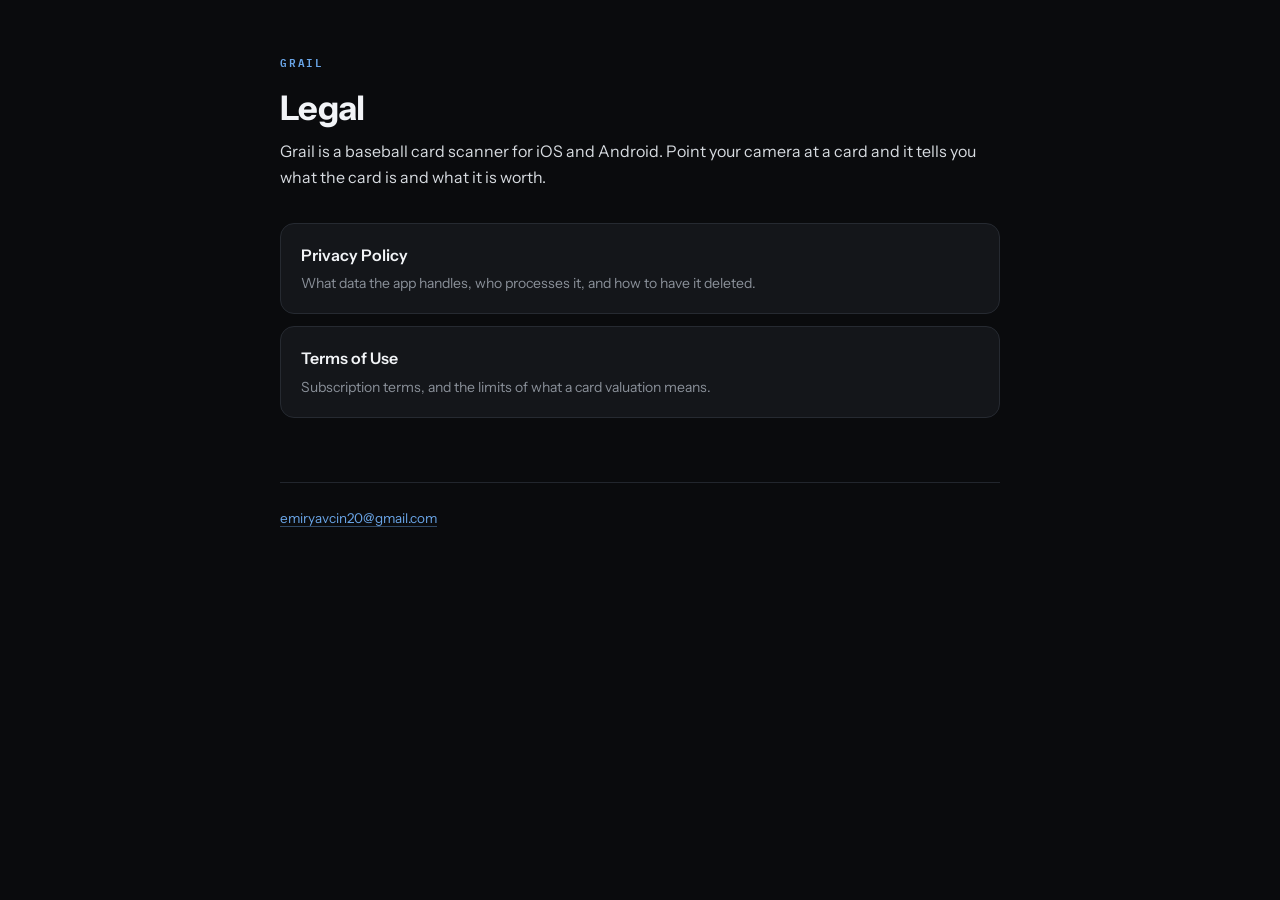
<file: index.html>
<!doctype html>
<html lang="en">
<head>
<meta charset="utf-8">
<meta name="viewport" content="width=device-width, initial-scale=1">
<title>Grail — Legal</title>
<meta name="description" content="Privacy policy and terms of use for the Grail baseball card scanner app.">
<link rel="preconnect" href="https://fonts.googleapis.com">
<link rel="preconnect" href="https://fonts.gstatic.com" crossorigin>
<link href="https://fonts.googleapis.com/css2?family=Instrument+Sans:wght@400;500;600;700&family=IBM+Plex+Mono:wght@400;600&display=swap" rel="stylesheet">
<link rel="stylesheet" href="style.css">
</head>
<body>
<main>

<p class="eyebrow">Grail</p>
<h1>Legal</h1>
<p>Grail is a baseball card scanner for iOS and Android. Point your camera at a card and it tells you what the card is and what it is worth.</p>

<ul class="doc-links">
  <li>
    <a href="privacy.html">Privacy Policy
      <span>What data the app handles, who processes it, and how to have it deleted.</span>
    </a>
  </li>
  <li>
    <a href="terms.html">Terms of Use
      <span>Subscription terms, and the limits of what a card valuation means.</span>
    </a>
  </li>
</ul>

<footer>
  <a href="mailto:emiryavcin20@gmail.com">emiryavcin20@gmail.com</a>
</footer>

</main>
</body>
</html>
</file>
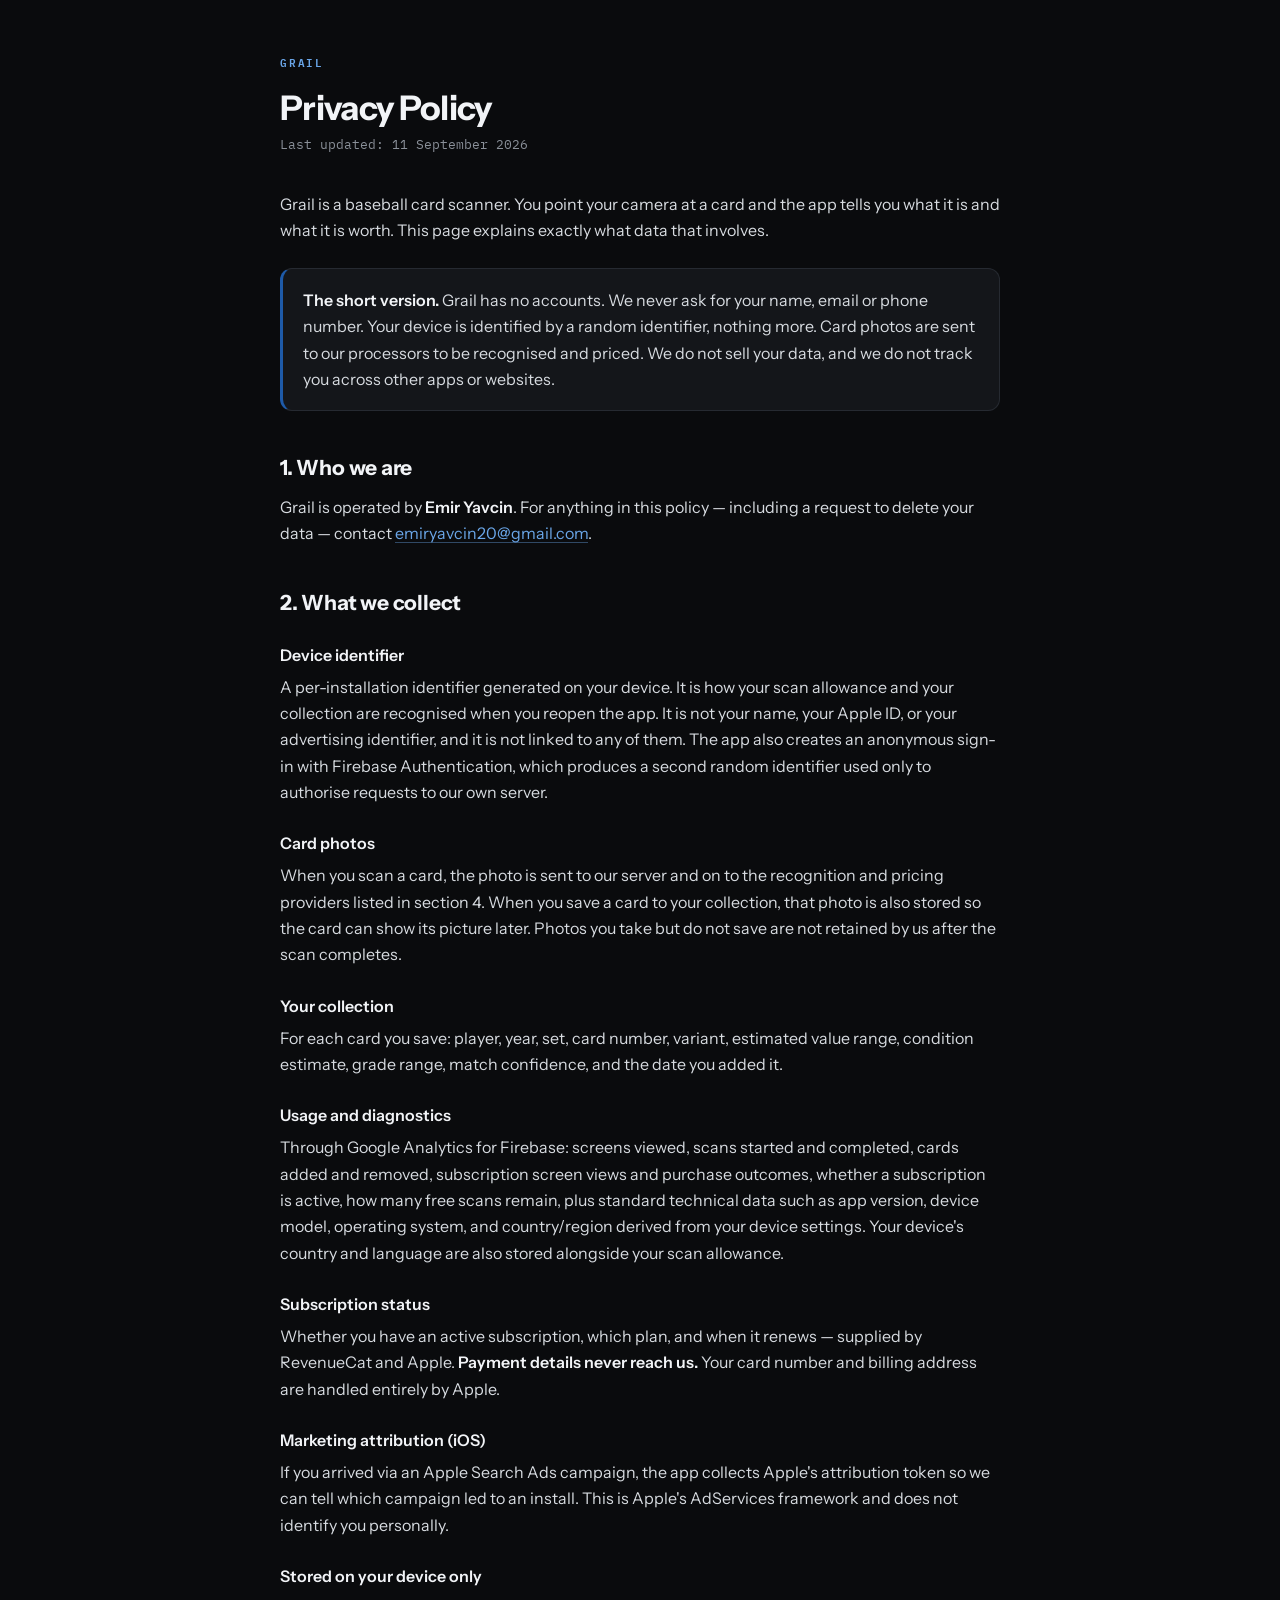
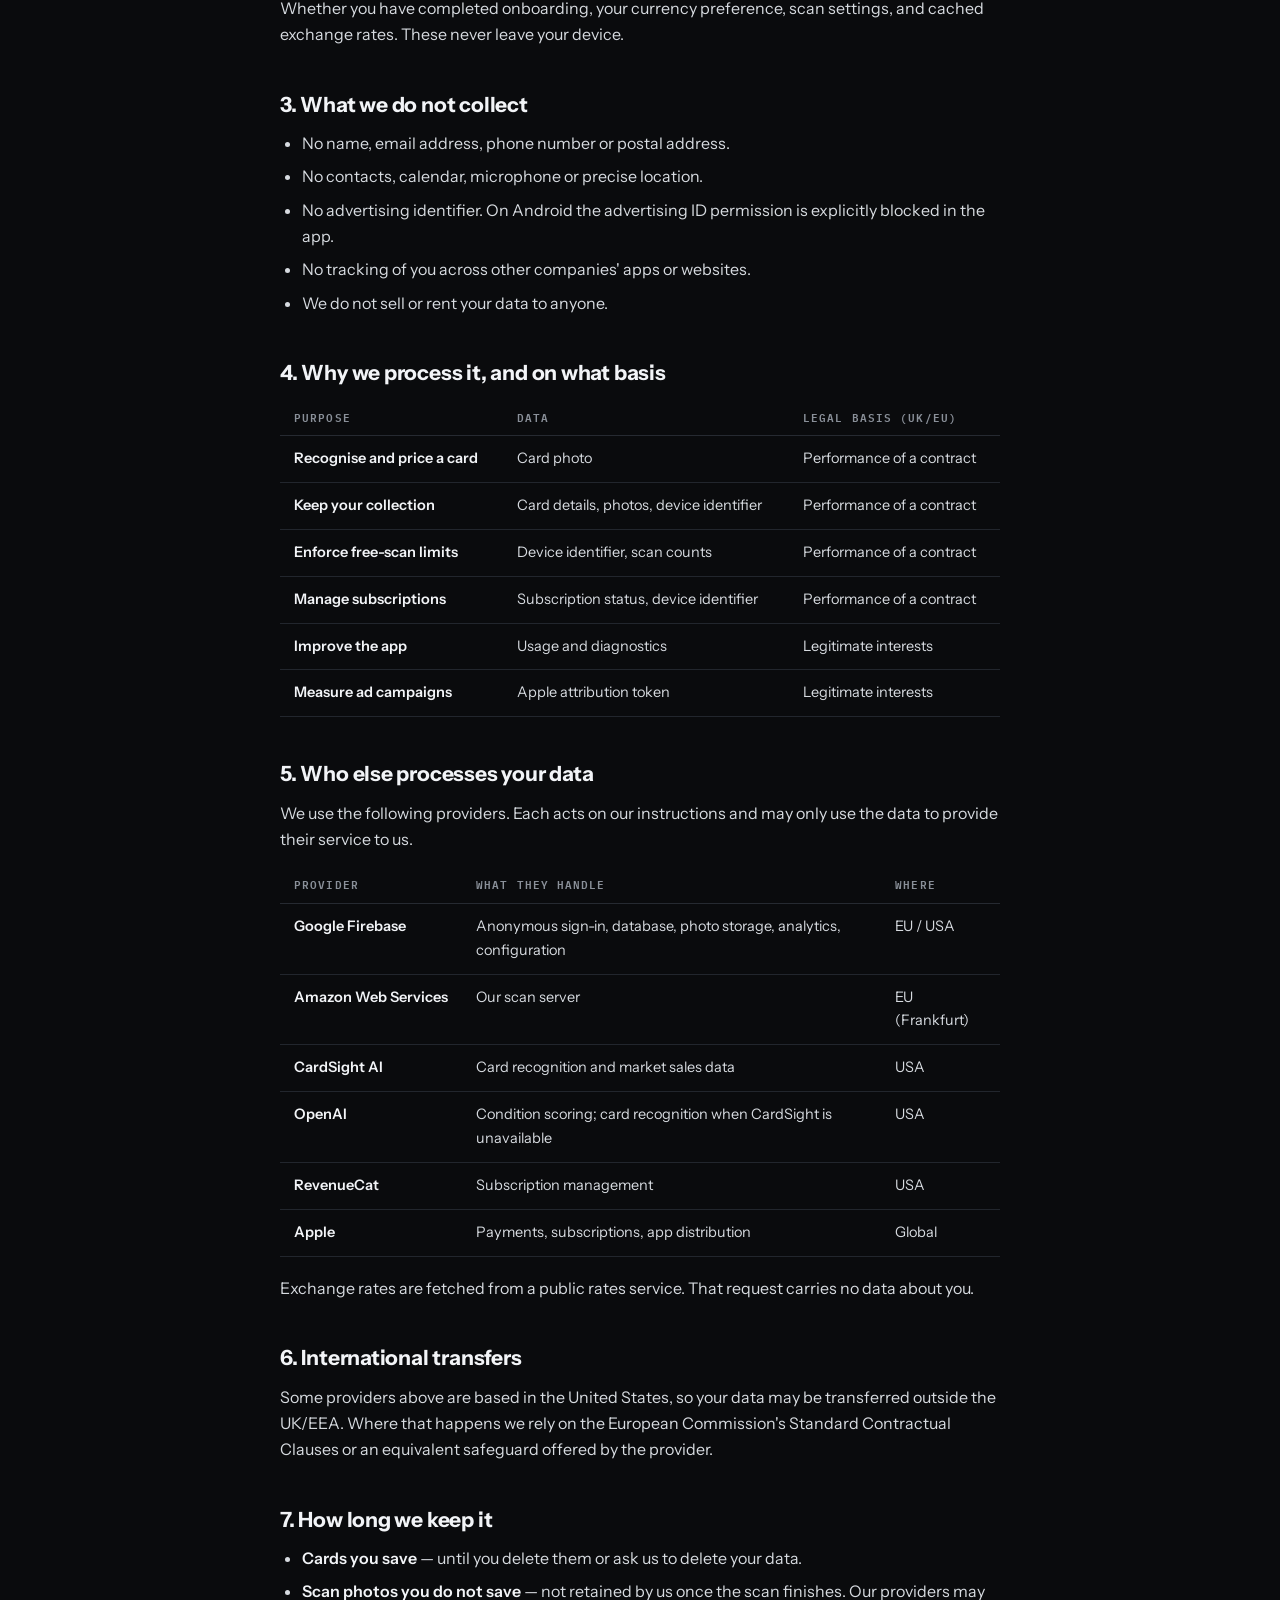
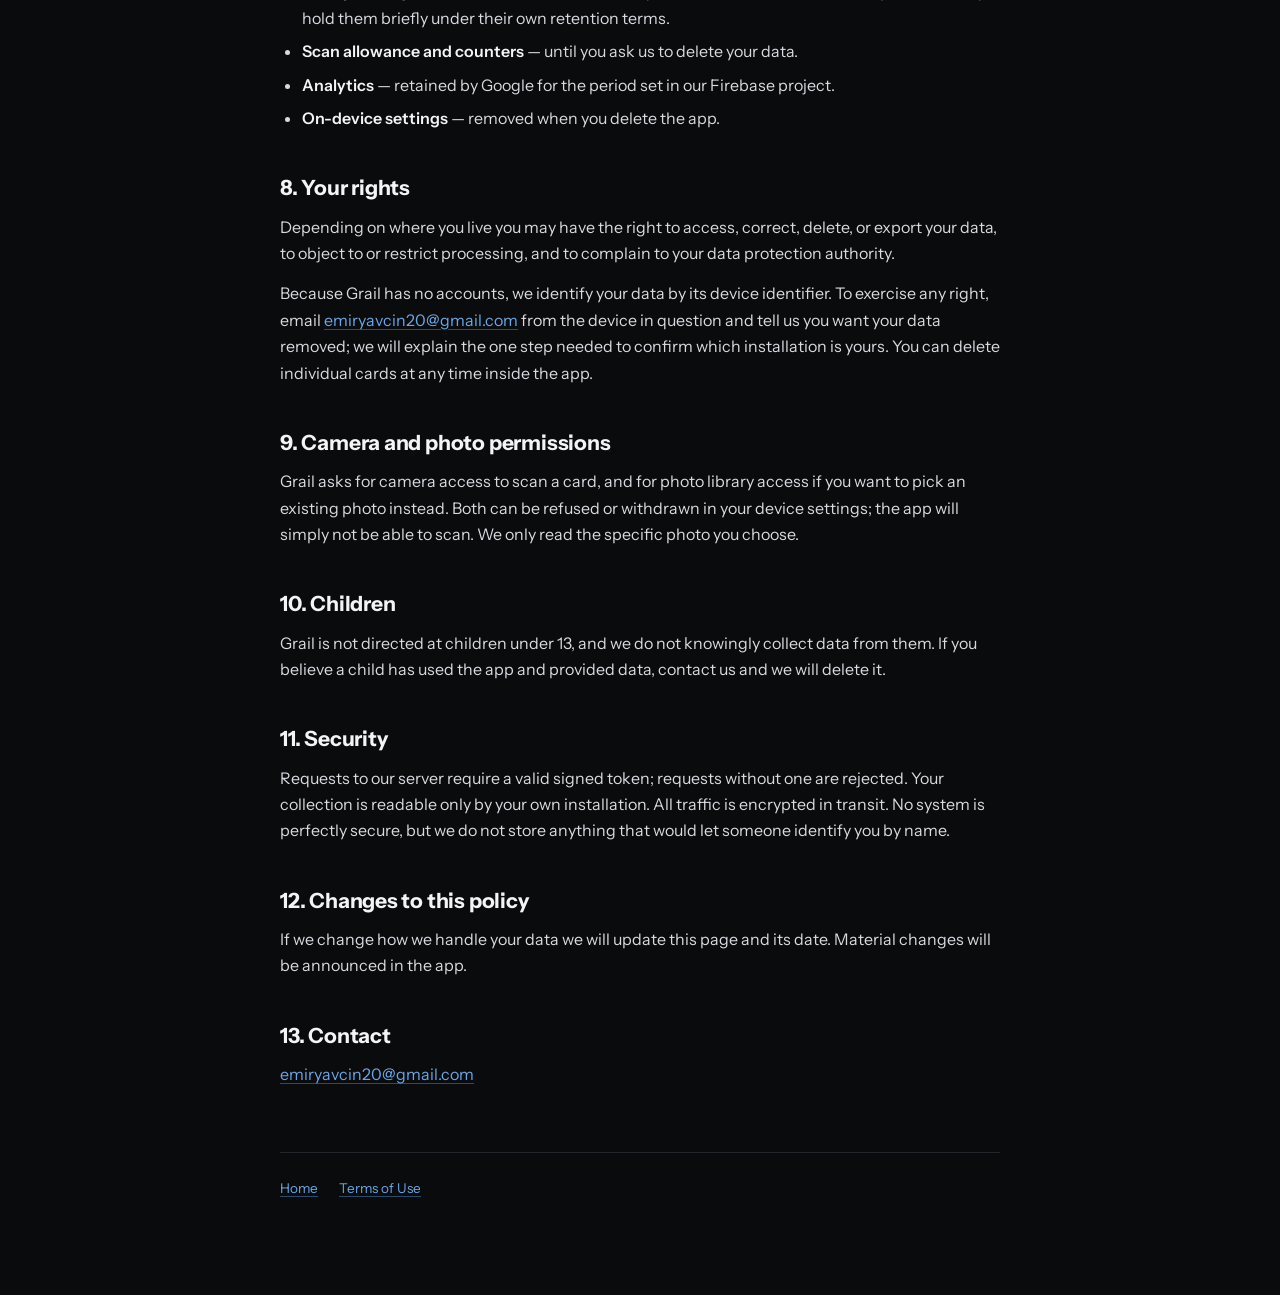
<file: privacy.html>
<!doctype html>
<html lang="en">
<head>
<meta charset="utf-8">
<meta name="viewport" content="width=device-width, initial-scale=1">
<title>Privacy Policy — Grail</title>
<meta name="description" content="How the Grail baseball card scanner app handles your data.">
<link rel="preconnect" href="https://fonts.googleapis.com">
<link rel="preconnect" href="https://fonts.gstatic.com" crossorigin>
<link href="https://fonts.googleapis.com/css2?family=Instrument+Sans:wght@400;500;600;700&family=IBM+Plex+Mono:wght@400;600&display=swap" rel="stylesheet">
<link rel="stylesheet" href="style.css">
</head>
<body>
<main>

<p class="eyebrow">Grail</p>
<h1>Privacy Policy</h1>
<p class="updated">Last updated: 11 September 2026</p>

<p>Grail is a baseball card scanner. You point your camera at a card and the app tells you what it is and what it is worth. This page explains exactly what data that involves.</p>

<div class="callout">
  <p><strong>The short version.</strong> Grail has no accounts. We never ask for your name, email or phone number. Your device is identified by a random identifier, nothing more. Card photos are sent to our processors to be recognised and priced. We do not sell your data, and we do not track you across other apps or websites.</p>
</div>

<h2 id="who-we-are">1. Who we are</h2>
<p>Grail is operated by <strong>Emir Yavcin</strong>. For anything in this policy — including a request to delete your data — contact <a href="mailto:emiryavcin20@gmail.com">emiryavcin20@gmail.com</a>.</p>

<h2 id="what-we-collect">2. What we collect</h2>

<h3>Device identifier</h3>
<p>A per-installation identifier generated on your device. It is how your scan allowance and your collection are recognised when you reopen the app. It is not your name, your Apple ID, or your advertising identifier, and it is not linked to any of them. The app also creates an anonymous sign-in with Firebase Authentication, which produces a second random identifier used only to authorise requests to our own server.</p>

<h3>Card photos</h3>
<p>When you scan a card, the photo is sent to our server and on to the recognition and pricing providers listed in section 4. When you save a card to your collection, that photo is also stored so the card can show its picture later. Photos you take but do not save are not retained by us after the scan completes.</p>

<h3>Your collection</h3>
<p>For each card you save: player, year, set, card number, variant, estimated value range, condition estimate, grade range, match confidence, and the date you added it.</p>

<h3>Usage and diagnostics</h3>
<p>Through Google Analytics for Firebase: screens viewed, scans started and completed, cards added and removed, subscription screen views and purchase outcomes, whether a subscription is active, how many free scans remain, plus standard technical data such as app version, device model, operating system, and country/region derived from your device settings. Your device's country and language are also stored alongside your scan allowance.</p>

<h3>Subscription status</h3>
<p>Whether you have an active subscription, which plan, and when it renews — supplied by RevenueCat and Apple. <strong>Payment details never reach us.</strong> Your card number and billing address are handled entirely by Apple.</p>

<h3>Marketing attribution (iOS)</h3>
<p>If you arrived via an Apple Search Ads campaign, the app collects Apple's attribution token so we can tell which campaign led to an install. This is Apple's AdServices framework and does not identify you personally.</p>

<h3>Stored on your device only</h3>
<p>Whether you have completed onboarding, your currency preference, scan settings, and cached exchange rates. These never leave your device.</p>

<h2 id="what-we-dont">3. What we do not collect</h2>
<ul>
  <li>No name, email address, phone number or postal address.</li>
  <li>No contacts, calendar, microphone or precise location.</li>
  <li>No advertising identifier. On Android the advertising ID permission is explicitly blocked in the app.</li>
  <li>No tracking of you across other companies' apps or websites.</li>
  <li>We do not sell or rent your data to anyone.</li>
</ul>

<h2 id="why">4. Why we process it, and on what basis</h2>
<div class="table-wrap">
<table>
  <thead><tr><th>Purpose</th><th>Data</th><th>Legal basis (UK/EU)</th></tr></thead>
  <tbody>
    <tr><td>Recognise and price a card</td><td>Card photo</td><td>Performance of a contract</td></tr>
    <tr><td>Keep your collection</td><td>Card details, photos, device identifier</td><td>Performance of a contract</td></tr>
    <tr><td>Enforce free-scan limits</td><td>Device identifier, scan counts</td><td>Performance of a contract</td></tr>
    <tr><td>Manage subscriptions</td><td>Subscription status, device identifier</td><td>Performance of a contract</td></tr>
    <tr><td>Improve the app</td><td>Usage and diagnostics</td><td>Legitimate interests</td></tr>
    <tr><td>Measure ad campaigns</td><td>Apple attribution token</td><td>Legitimate interests</td></tr>
  </tbody>
</table>
</div>

<h2 id="processors">5. Who else processes your data</h2>
<p>We use the following providers. Each acts on our instructions and may only use the data to provide their service to us.</p>
<div class="table-wrap">
<table>
  <thead><tr><th>Provider</th><th>What they handle</th><th>Where</th></tr></thead>
  <tbody>
    <tr><td>Google Firebase</td><td>Anonymous sign-in, database, photo storage, analytics, configuration</td><td>EU / USA</td></tr>
    <tr><td>Amazon Web Services</td><td>Our scan server</td><td>EU (Frankfurt)</td></tr>
    <tr><td>CardSight AI</td><td>Card recognition and market sales data</td><td>USA</td></tr>
    <tr><td>OpenAI</td><td>Condition scoring; card recognition when CardSight is unavailable</td><td>USA</td></tr>
    <tr><td>RevenueCat</td><td>Subscription management</td><td>USA</td></tr>
    <tr><td>Apple</td><td>Payments, subscriptions, app distribution</td><td>Global</td></tr>
  </tbody>
</table>
</div>
<p>Exchange rates are fetched from a public rates service. That request carries no data about you.</p>

<h2 id="transfers">6. International transfers</h2>
<p>Some providers above are based in the United States, so your data may be transferred outside the UK/EEA. Where that happens we rely on the European Commission's Standard Contractual Clauses or an equivalent safeguard offered by the provider.</p>

<h2 id="retention">7. How long we keep it</h2>
<ul>
  <li><strong>Cards you save</strong> — until you delete them or ask us to delete your data.</li>
  <li><strong>Scan photos you do not save</strong> — not retained by us once the scan finishes. Our providers may hold them briefly under their own retention terms.</li>
  <li><strong>Scan allowance and counters</strong> — until you ask us to delete your data.</li>
  <li><strong>Analytics</strong> — retained by Google for the period set in our Firebase project.</li>
  <li><strong>On-device settings</strong> — removed when you delete the app.</li>
</ul>

<h2 id="rights">8. Your rights</h2>
<p>Depending on where you live you may have the right to access, correct, delete, or export your data, to object to or restrict processing, and to complain to your data protection authority.</p>
<p>Because Grail has no accounts, we identify your data by its device identifier. To exercise any right, email <a href="mailto:emiryavcin20@gmail.com">emiryavcin20@gmail.com</a> from the device in question and tell us you want your data removed; we will explain the one step needed to confirm which installation is yours. You can delete individual cards at any time inside the app.</p>

<h2 id="permissions">9. Camera and photo permissions</h2>
<p>Grail asks for camera access to scan a card, and for photo library access if you want to pick an existing photo instead. Both can be refused or withdrawn in your device settings; the app will simply not be able to scan. We only read the specific photo you choose.</p>

<h2 id="children">10. Children</h2>
<p>Grail is not directed at children under 13, and we do not knowingly collect data from them. If you believe a child has used the app and provided data, contact us and we will delete it.</p>

<h2 id="security">11. Security</h2>
<p>Requests to our server require a valid signed token; requests without one are rejected. Your collection is readable only by your own installation. All traffic is encrypted in transit. No system is perfectly secure, but we do not store anything that would let someone identify you by name.</p>

<h2 id="changes">12. Changes to this policy</h2>
<p>If we change how we handle your data we will update this page and its date. Material changes will be announced in the app.</p>

<h2 id="contact">13. Contact</h2>
<p><a href="mailto:emiryavcin20@gmail.com">emiryavcin20@gmail.com</a></p>

<footer>
  <a href="index.html">Home</a>
  <a href="terms.html">Terms of Use</a>
</footer>

</main>
</body>
</html>
</file>
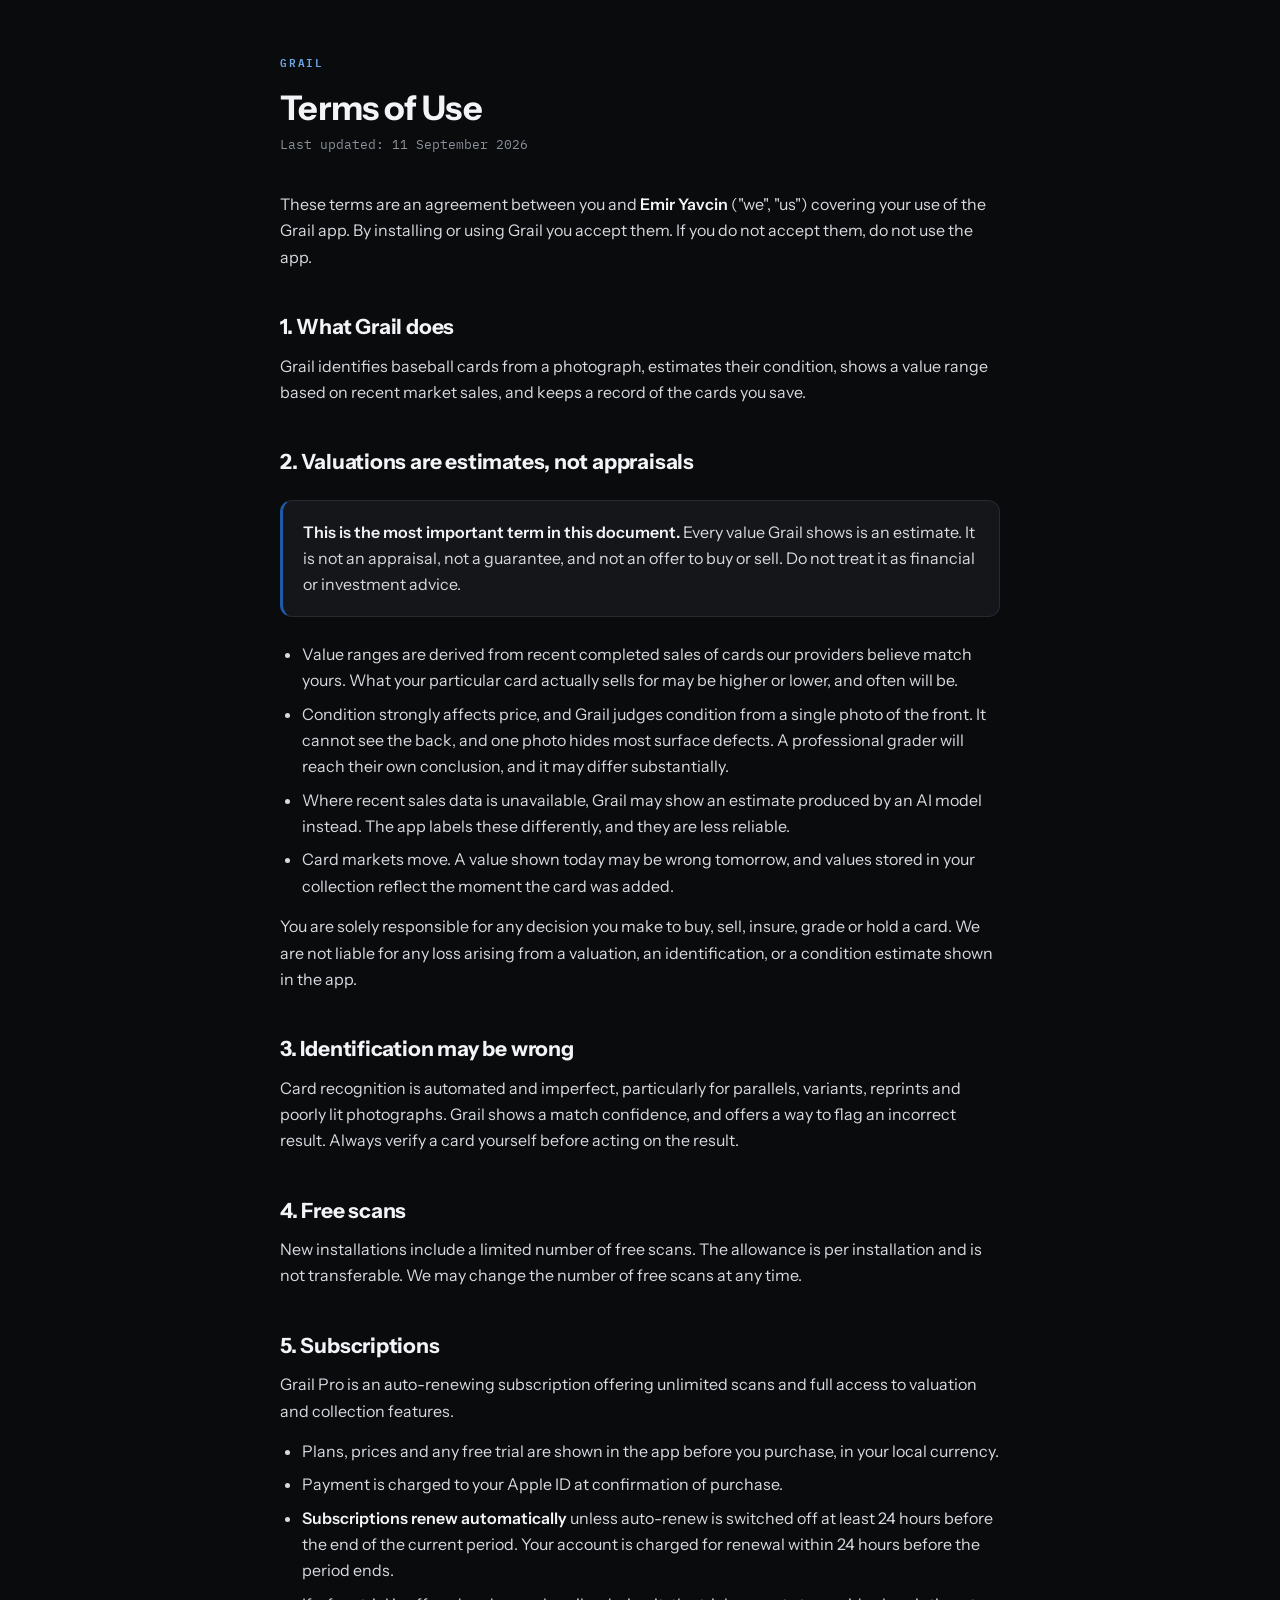
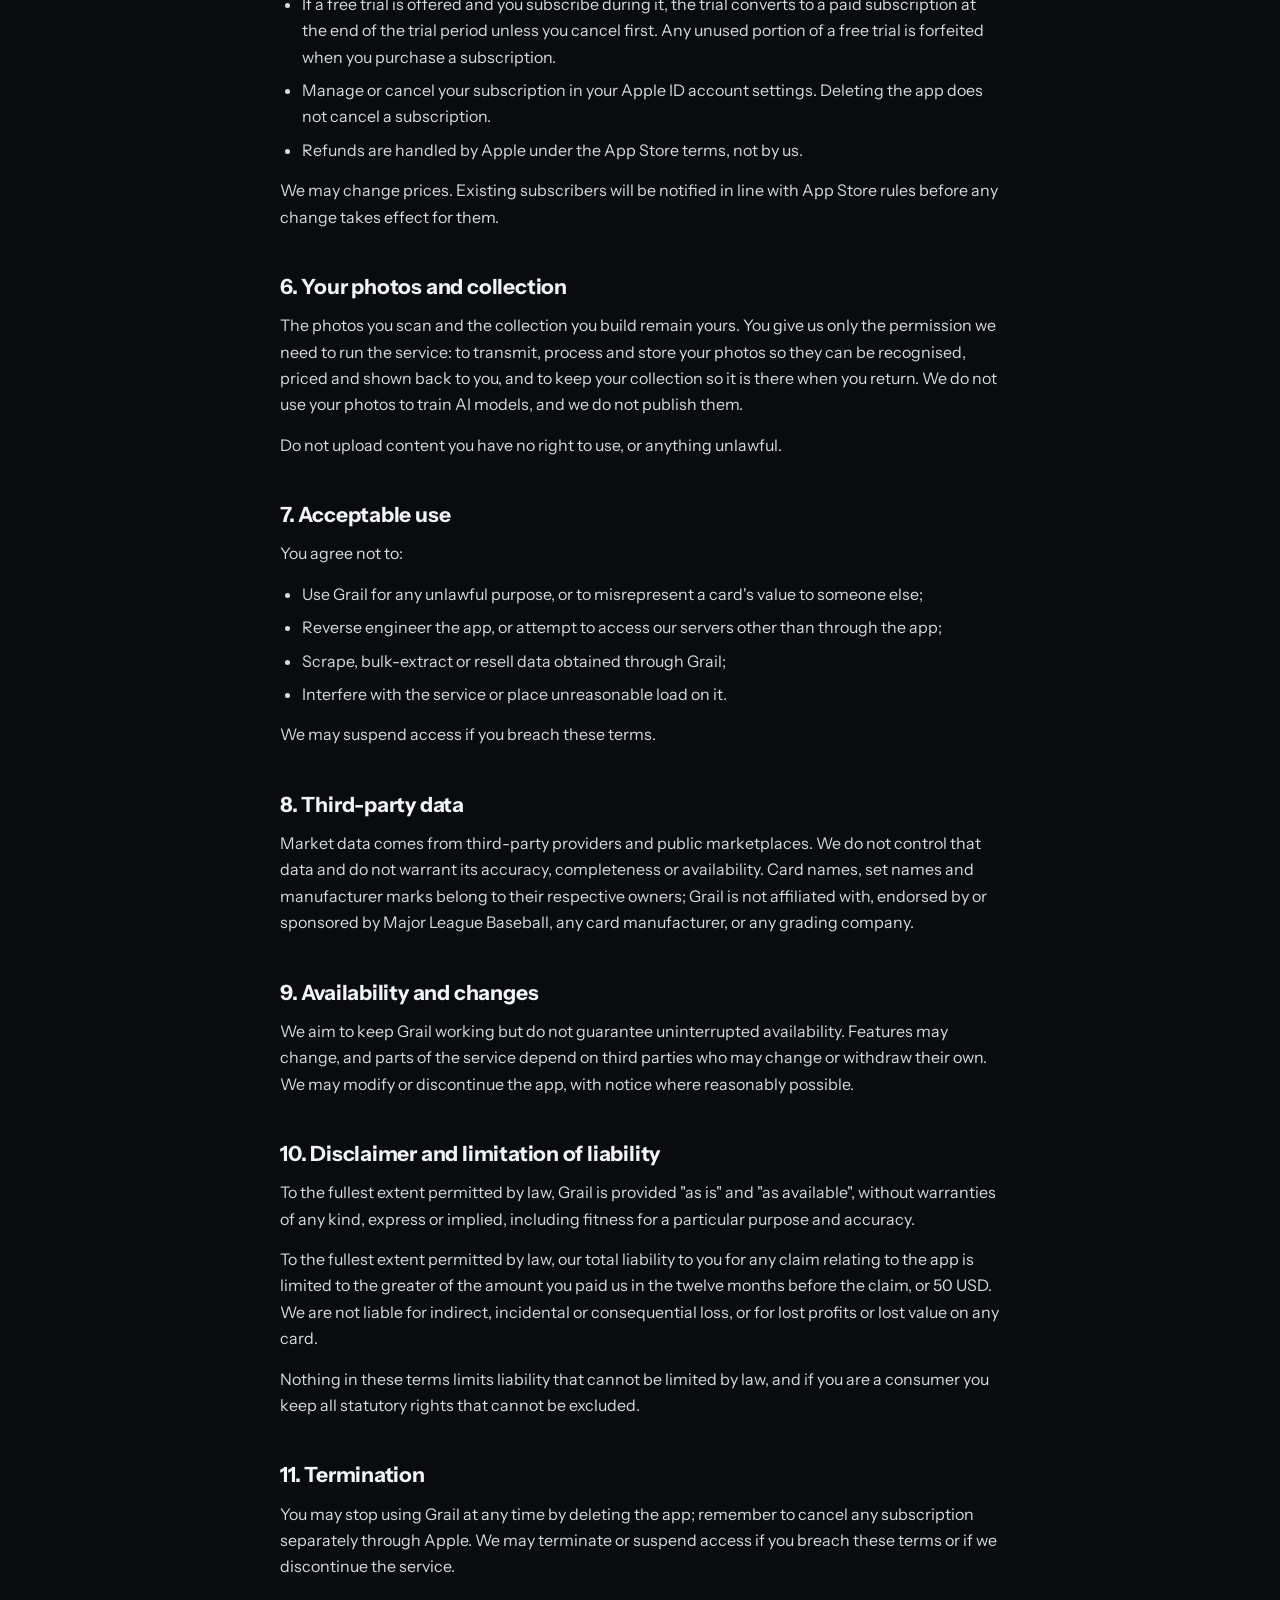
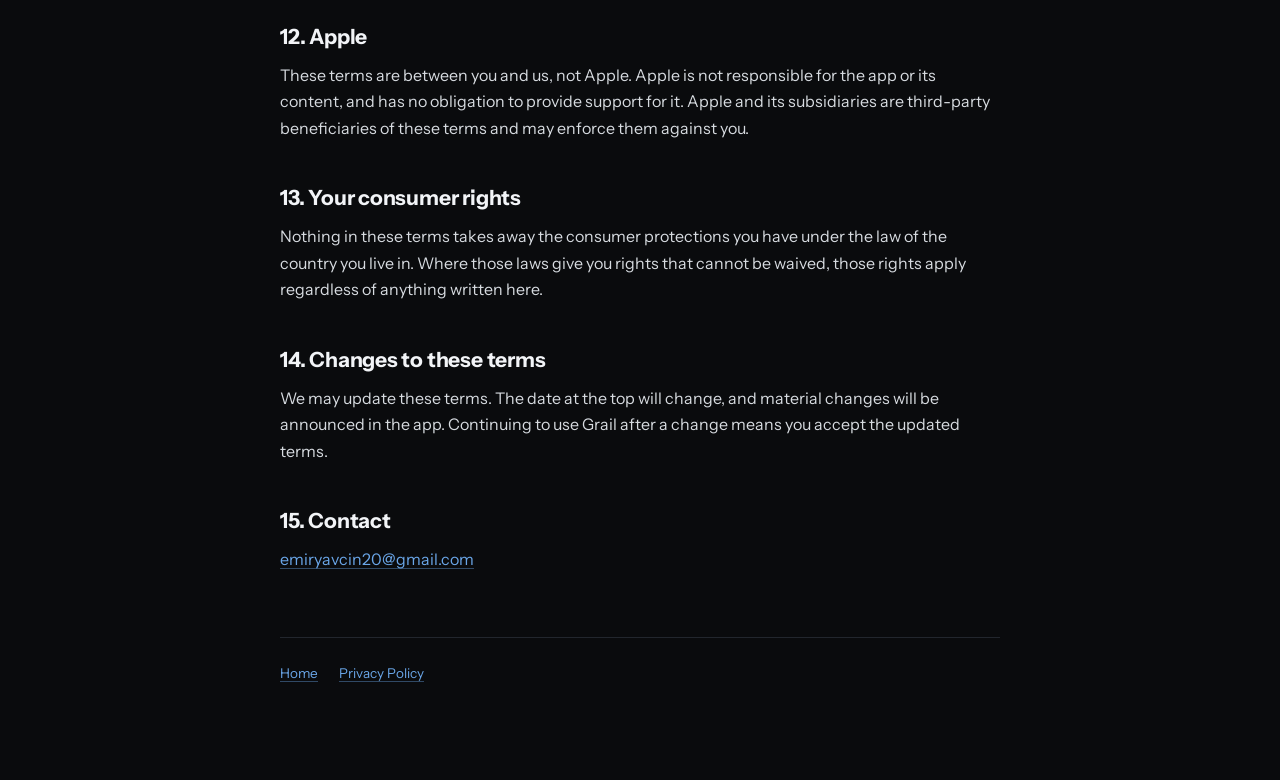
<file: terms.html>
<!doctype html>
<html lang="en">
<head>
<meta charset="utf-8">
<meta name="viewport" content="width=device-width, initial-scale=1">
<title>Terms of Use — Grail</title>
<meta name="description" content="Terms of use for the Grail baseball card scanner app.">
<link rel="preconnect" href="https://fonts.googleapis.com">
<link rel="preconnect" href="https://fonts.gstatic.com" crossorigin>
<link href="https://fonts.googleapis.com/css2?family=Instrument+Sans:wght@400;500;600;700&family=IBM+Plex+Mono:wght@400;600&display=swap" rel="stylesheet">
<link rel="stylesheet" href="style.css">
</head>
<body>
<main>

<p class="eyebrow">Grail</p>
<h1>Terms of Use</h1>
<p class="updated">Last updated: 11 September 2026</p>

<p>These terms are an agreement between you and <strong>Emir Yavcin</strong> ("we", "us") covering your use of the Grail app. By installing or using Grail you accept them. If you do not accept them, do not use the app.</p>

<h2 id="service">1. What Grail does</h2>
<p>Grail identifies baseball cards from a photograph, estimates their condition, shows a value range based on recent market sales, and keeps a record of the cards you save.</p>

<h2 id="valuations">2. Valuations are estimates, not appraisals</h2>

<div class="callout">
  <p><strong>This is the most important term in this document.</strong> Every value Grail shows is an estimate. It is not an appraisal, not a guarantee, and not an offer to buy or sell. Do not treat it as financial or investment advice.</p>
</div>

<ul>
  <li>Value ranges are derived from recent completed sales of cards our providers believe match yours. What your particular card actually sells for may be higher or lower, and often will be.</li>
  <li>Condition strongly affects price, and Grail judges condition from a single photo of the front. It cannot see the back, and one photo hides most surface defects. A professional grader will reach their own conclusion, and it may differ substantially.</li>
  <li>Where recent sales data is unavailable, Grail may show an estimate produced by an AI model instead. The app labels these differently, and they are less reliable.</li>
  <li>Card markets move. A value shown today may be wrong tomorrow, and values stored in your collection reflect the moment the card was added.</li>
</ul>

<p>You are solely responsible for any decision you make to buy, sell, insure, grade or hold a card. We are not liable for any loss arising from a valuation, an identification, or a condition estimate shown in the app.</p>

<h2 id="identification">3. Identification may be wrong</h2>
<p>Card recognition is automated and imperfect, particularly for parallels, variants, reprints and poorly lit photographs. Grail shows a match confidence, and offers a way to flag an incorrect result. Always verify a card yourself before acting on the result.</p>

<h2 id="free-scans">4. Free scans</h2>
<p>New installations include a limited number of free scans. The allowance is per installation and is not transferable. We may change the number of free scans at any time.</p>

<h2 id="subscriptions">5. Subscriptions</h2>
<p>Grail Pro is an auto-renewing subscription offering unlimited scans and full access to valuation and collection features.</p>
<ul>
  <li>Plans, prices and any free trial are shown in the app before you purchase, in your local currency.</li>
  <li>Payment is charged to your Apple ID at confirmation of purchase.</li>
  <li><strong>Subscriptions renew automatically</strong> unless auto-renew is switched off at least 24 hours before the end of the current period. Your account is charged for renewal within 24 hours before the period ends.</li>
  <li>If a free trial is offered and you subscribe during it, the trial converts to a paid subscription at the end of the trial period unless you cancel first. Any unused portion of a free trial is forfeited when you purchase a subscription.</li>
  <li>Manage or cancel your subscription in your Apple ID account settings. Deleting the app does not cancel a subscription.</li>
  <li>Refunds are handled by Apple under the App Store terms, not by us.</li>
</ul>
<p>We may change prices. Existing subscribers will be notified in line with App Store rules before any change takes effect for them.</p>

<h2 id="your-content">6. Your photos and collection</h2>
<p>The photos you scan and the collection you build remain yours. You give us only the permission we need to run the service: to transmit, process and store your photos so they can be recognised, priced and shown back to you, and to keep your collection so it is there when you return. We do not use your photos to train AI models, and we do not publish them.</p>
<p>Do not upload content you have no right to use, or anything unlawful.</p>

<h2 id="acceptable-use">7. Acceptable use</h2>
<p>You agree not to:</p>
<ul>
  <li>Use Grail for any unlawful purpose, or to misrepresent a card's value to someone else;</li>
  <li>Reverse engineer the app, or attempt to access our servers other than through the app;</li>
  <li>Scrape, bulk-extract or resell data obtained through Grail;</li>
  <li>Interfere with the service or place unreasonable load on it.</li>
</ul>
<p>We may suspend access if you breach these terms.</p>

<h2 id="third-party">8. Third-party data</h2>
<p>Market data comes from third-party providers and public marketplaces. We do not control that data and do not warrant its accuracy, completeness or availability. Card names, set names and manufacturer marks belong to their respective owners; Grail is not affiliated with, endorsed by or sponsored by Major League Baseball, any card manufacturer, or any grading company.</p>

<h2 id="availability">9. Availability and changes</h2>
<p>We aim to keep Grail working but do not guarantee uninterrupted availability. Features may change, and parts of the service depend on third parties who may change or withdraw their own. We may modify or discontinue the app, with notice where reasonably possible.</p>

<h2 id="disclaimer">10. Disclaimer and limitation of liability</h2>
<p>To the fullest extent permitted by law, Grail is provided "as is" and "as available", without warranties of any kind, express or implied, including fitness for a particular purpose and accuracy.</p>
<p>To the fullest extent permitted by law, our total liability to you for any claim relating to the app is limited to the greater of the amount you paid us in the twelve months before the claim, or 50 USD. We are not liable for indirect, incidental or consequential loss, or for lost profits or lost value on any card.</p>
<p>Nothing in these terms limits liability that cannot be limited by law, and if you are a consumer you keep all statutory rights that cannot be excluded.</p>

<h2 id="termination">11. Termination</h2>
<p>You may stop using Grail at any time by deleting the app; remember to cancel any subscription separately through Apple. We may terminate or suspend access if you breach these terms or if we discontinue the service.</p>

<h2 id="apple">12. Apple</h2>
<p>These terms are between you and us, not Apple. Apple is not responsible for the app or its content, and has no obligation to provide support for it. Apple and its subsidiaries are third-party beneficiaries of these terms and may enforce them against you.</p>

<h2 id="law">13. Your consumer rights</h2>
<p>Nothing in these terms takes away the consumer protections you have under the law of the country you live in. Where those laws give you rights that cannot be waived, those rights apply regardless of anything written here.</p>

<h2 id="changes">14. Changes to these terms</h2>
<p>We may update these terms. The date at the top will change, and material changes will be announced in the app. Continuing to use Grail after a change means you accept the updated terms.</p>

<h2 id="contact">15. Contact</h2>
<p><a href="mailto:emiryavcin20@gmail.com">emiryavcin20@gmail.com</a></p>

<footer>
  <a href="index.html">Home</a>
  <a href="privacy.html">Privacy Policy</a>
</footer>

</main>
</body>
</html>
</file>
<file: style.css>
/* Grail legal pages — same palette as the app, so the pages read as part of it. */

:root {
  --bg: #0a0b0d;
  --surface: #14161a;
  --border: #262a31;
  --border-subtle: #22262d;
  --accent: #1e5aa8;
  --accent-light: #6aa6e8;
  --text: #f2f4f7;
  --text-strong-alt: #d7dbe0;
  --text-muted: #8a9099;
  --text-faint: #727982;
}

* {
  box-sizing: border-box;
}

body {
  margin: 0;
  padding: 0 24px;
  background: var(--bg);
  color: var(--text-strong-alt);
  font: 400 16px/1.65 'Instrument Sans', system-ui, -apple-system, sans-serif;
  -webkit-text-size-adjust: 100%;
}

main {
  max-width: 720px;
  margin: 0 auto;
  padding-block: 56px 96px;
}

/* ---------------------------------------------------------------- header -- */

.eyebrow {
  font: 600 11px/1 'IBM Plex Mono', ui-monospace, monospace;
  letter-spacing: 0.16em;
  color: var(--accent-light);
  text-transform: uppercase;
  margin: 0 0 22px;
}

h1 {
  font: 700 34px/1.15 'Instrument Sans', system-ui, sans-serif;
  letter-spacing: -0.02em;
  color: var(--text);
  margin: 0 0 10px;
}

.updated {
  font: 400 13px/1 'IBM Plex Mono', ui-monospace, monospace;
  color: var(--text-muted);
  margin: 0 0 40px;
}

h2 {
  font: 700 21px/1.25 'Instrument Sans', system-ui, sans-serif;
  letter-spacing: -0.01em;
  color: var(--text);
  margin: 44px 0 12px;
  scroll-margin-top: 24px;
}

h3 {
  font: 600 16px/1.3 'Instrument Sans', system-ui, sans-serif;
  color: var(--text);
  margin: 28px 0 8px;
}

p {
  margin: 0 0 14px;
}

ul {
  margin: 0 0 14px;
  padding-left: 22px;
}

li {
  margin-bottom: 7px;
}

strong {
  color: var(--text);
  font-weight: 600;
}

a {
  color: var(--accent-light);
  text-decoration-color: rgba(106, 166, 232, 0.4);
  text-underline-offset: 3px;
}

a:hover {
  text-decoration-color: var(--accent-light);
}

code {
  font: 400 0.88em 'IBM Plex Mono', ui-monospace, monospace;
  background: var(--surface);
  border: 1px solid var(--border);
  border-radius: 5px;
  padding: 1px 5px;
  color: var(--accent-light);
}

/* ----------------------------------------------------------------- parts -- */

.callout {
  background: var(--surface);
  border: 1px solid var(--border);
  border-left: 3px solid var(--accent);
  border-radius: 12px;
  padding: 18px 20px;
  margin: 24px 0;
}

.callout p:last-child {
  margin-bottom: 0;
}

.table-wrap {
  overflow-x: auto;
  margin: 0 0 18px;
}

table {
  width: 100%;
  border-collapse: collapse;
  font-size: 14.5px;
  min-width: 460px;
}

th,
td {
  text-align: left;
  padding: 11px 14px;
  border-bottom: 1px solid var(--border-subtle);
  vertical-align: top;
}

th {
  font: 600 11px/1.3 'IBM Plex Mono', ui-monospace, monospace;
  letter-spacing: 0.1em;
  text-transform: uppercase;
  color: var(--text-muted);
  border-bottom-color: var(--border);
  white-space: nowrap;
}

td:first-child {
  color: var(--text);
  font-weight: 600;
  white-space: nowrap;
}

footer {
  margin-top: 64px;
  padding-top: 24px;
  border-top: 1px solid var(--border-subtle);
  font-size: 13.5px;
  color: var(--text-faint);
}

footer a {
  margin-right: 18px;
}

/* Index page links */
.doc-links {
  list-style: none;
  padding: 0;
  margin: 32px 0 0;
}

.doc-links li {
  margin-bottom: 12px;
}

.doc-links a {
  display: block;
  background: var(--surface);
  border: 1px solid var(--border);
  border-radius: 14px;
  padding: 18px 20px;
  text-decoration: none;
  color: var(--text);
  font-weight: 600;
}

.doc-links a:hover {
  border-color: var(--accent);
}

.doc-links span {
  display: block;
  font-weight: 400;
  font-size: 14px;
  color: var(--text-muted);
  margin-top: 4px;
}

@media (max-width: 520px) {
  main {
    padding-block: 40px 64px;
  }
  h1 {
    font-size: 28px;
  }
  h2 {
    font-size: 19px;
  }
}
</file>
